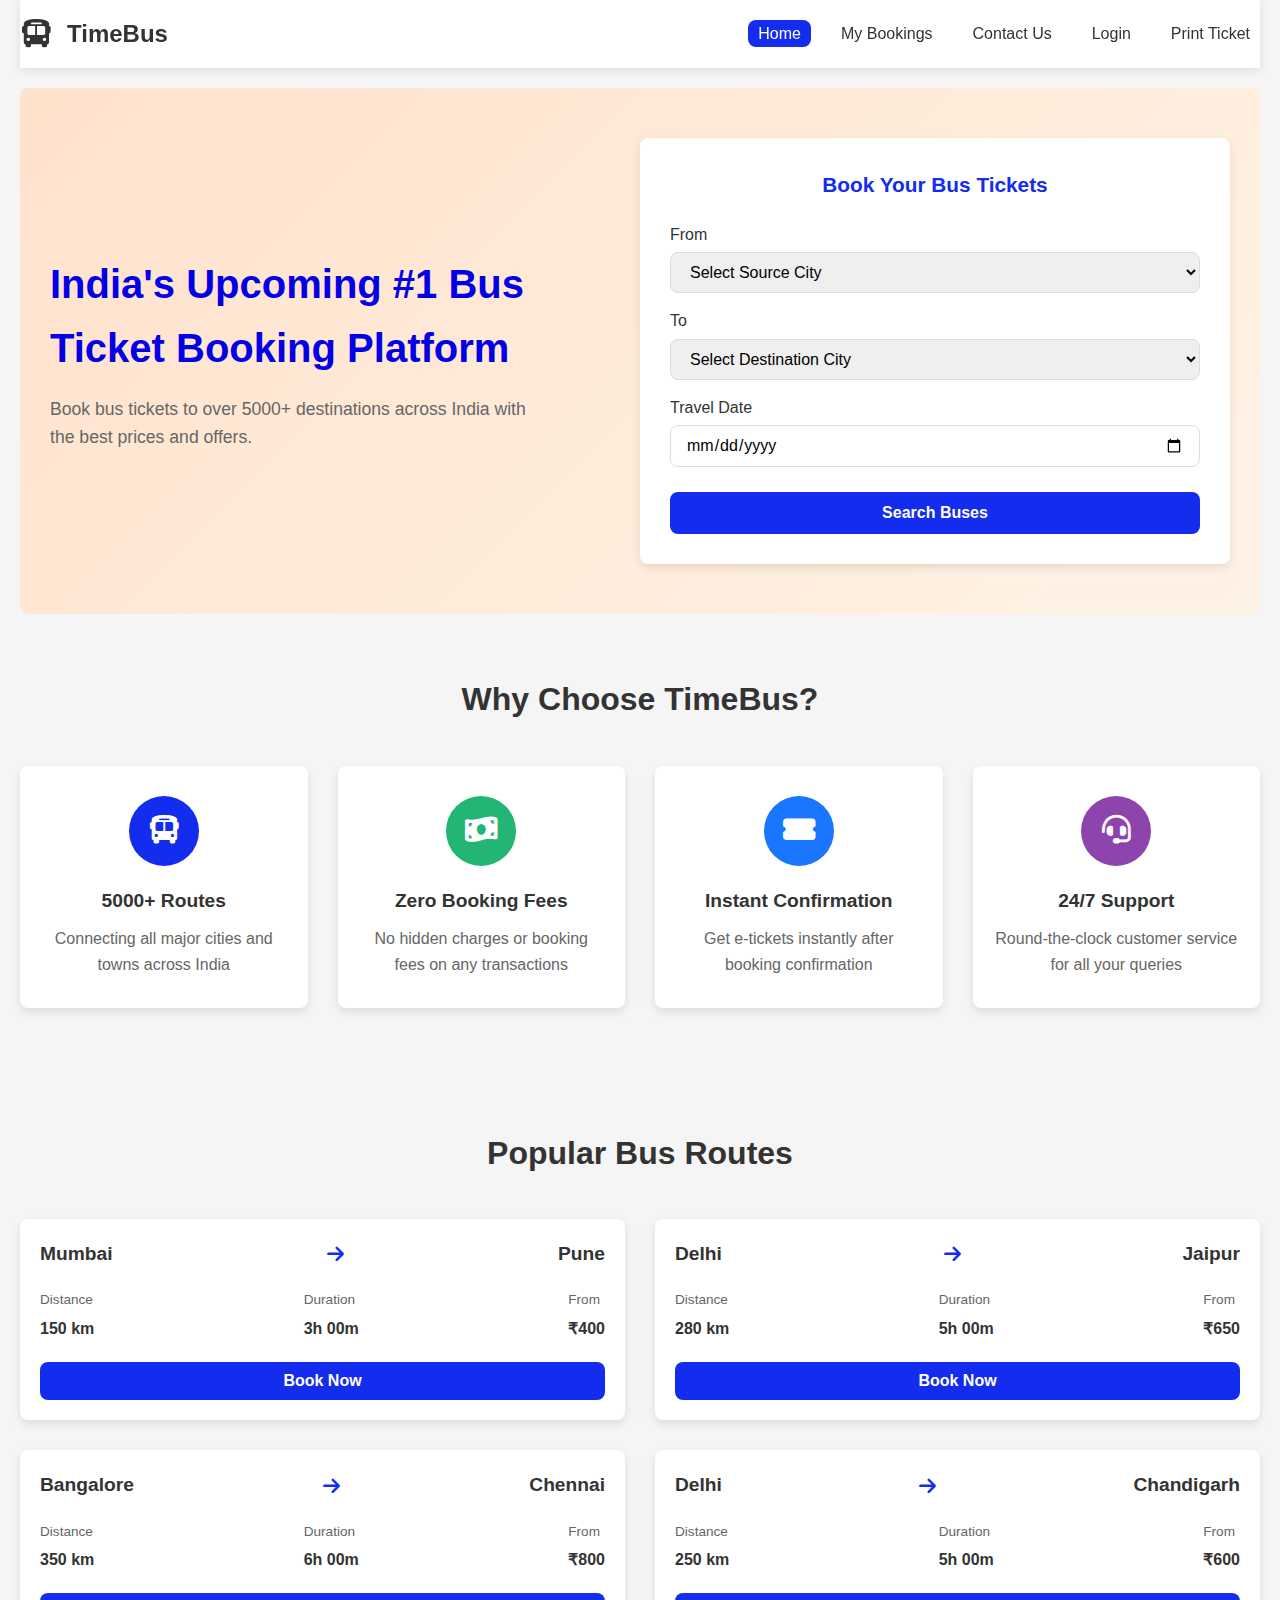
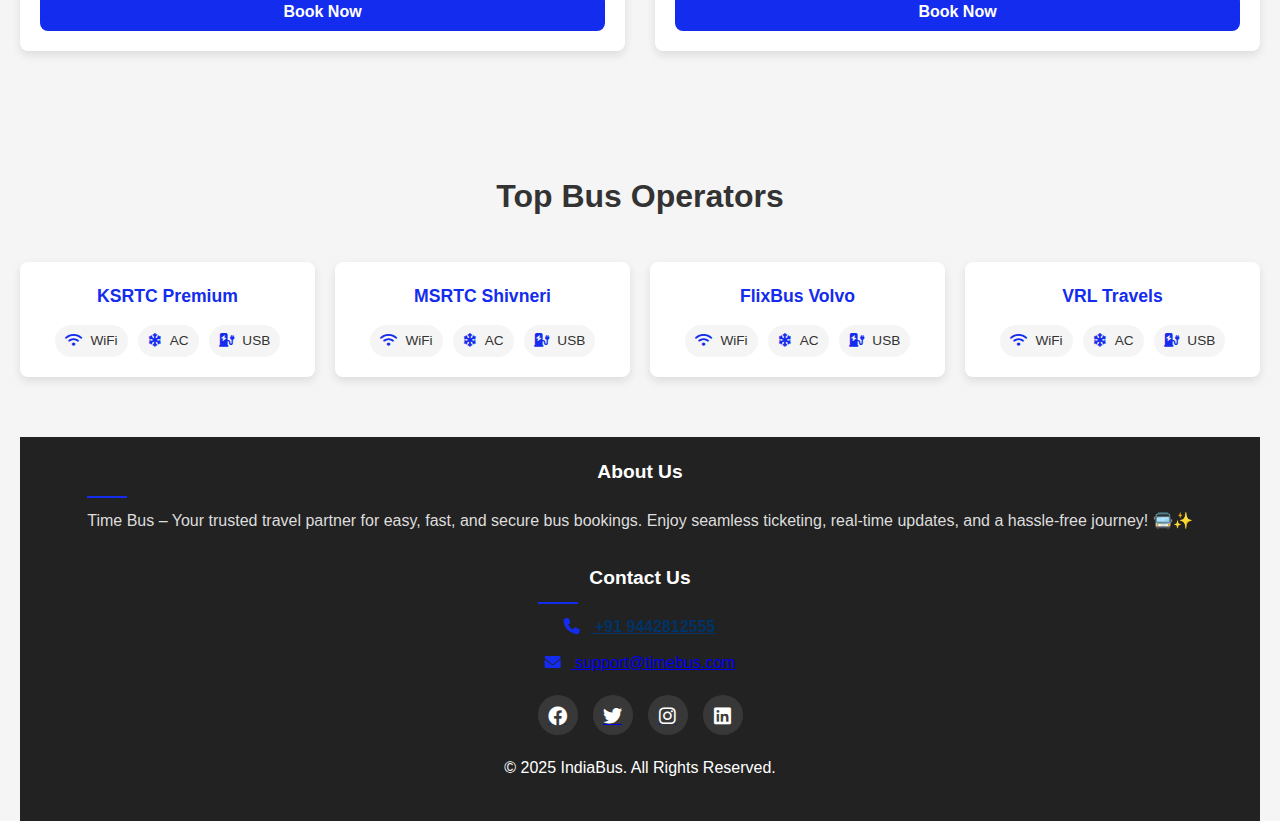
<file: index.html>
<!DOCTYPE html>
<html lang="en">
<head>
    <meta charset="UTF-8">
    <meta name="viewport" content="width=device-width, initial-scale=1.0">
    <title>TimeBus - Book Bus Tickets Online</title>
    <link rel="stylesheet" href="styles.css">
    <link rel="stylesheet" href="https://cdnjs.cloudflare.com/ajax/libs/font-awesome/6.0.0-beta3/css/all.min.css">
</head>
<body>
    <div class="container">
        <header>
            <div class="logo">
                <i class="fas fa-bus"></i>
                <h1>TimeBus</h1>
            </div>
            <nav>
                <ul>
                    <li><a href="#" class="active">Home</a></li>
                    <li><a href="#">My Bookings</a></li>
                    <li><a href="#footer">Contact Us</a></li>
                    <li><a href="#" id="loginBtn">Login</a></li>
                    <li><a href="print_ticket.html" target="_blank">Print Ticket</a></li>

                </ul>
            </nav>
            <div class="hamburger">
                <i class="fas fa-bars"></i>
            </div>
        </header>

        <main>
            <section class="hero">
                <div class="hero-content">
                    <h2>India's Upcoming #1 Bus Ticket Booking Platform</h2>
                    <p>Book bus tickets to over 5000+ destinations across India with the best prices and offers.</p>
                </div>
                <div class="search-box">
                    <h3>Book Your Bus Tickets</h3>
                    <form id="searchForm">
                        <div class="form-group">
                            <label for="from">From</label>
                            <select id="from" required>
                                <option value="">Select Source City</option>
                                <option value="BOM">Mumbai</option>
                                <option value="DEL">Delhi</option>
                                <option value="BLR">Bangalore</option>
                                <option value="MAA">Chennai</option>
                                <option value="CCU">Kolkata</option>
                                <option value="HYD">Hyderabad</option>
                                <option value="PNQ">Pune</option>
                                <option value="AMD">Ahmedabad</option>
                                <option value="JAI">Jaipur</option>
                                <option value="COK">Kochi</option>
                                <option value="GOI">Goa</option>
                            </select>
                        </div>
                        <div class="form-group">
                            <label for="to">To</label>
                            <select id="to" required>
                                <option value="">Select Destination City</option>
                                <option value="BOM">Mumbai</option>
                                <option value="DEL">Delhi</option>
                                <option value="BLR">Bangalore</option>
                                <option value="MAA">Chennai</option>
                                <option value="CCU">Kolkata</option>
                                <option value="HYD">Hyderabad</option>
                                <option value="PNQ">Pune</option>
                                <option value="AMD">Ahmedabad</option>
                                <option value="JAI">Jaipur</option>
                                <option value="COK">Kochi</option>
                                <option value="GOI">Goa</option>
                            </select>
                        </div>
                        <div class="form-group">
                            <label for="date">Travel Date</label>
                            <input type="date" id="date" required min="2025-03-09">
                        </div>
                         <button type="submit" class="btn-search" onclick="searchBuses()">Search Buses
                        <div class="loading" id="loading" style="display: none;">🔄 Searching for available buses...</div>
                         <div class="bus-list" id="busList" style="display: none;"></div></button>

                    </form>
                </div>
            </section>

            <section class="features">
                <h2>Why Choose TimeBus?</h2>
                <div class="features-container">
                    <div class="feature-card">
                        <div class="feature-icon bg-orange">
                            <i class="fas fa-bus"></i>
                        </div>
                        <h3>5000+ Routes</h3>
                        <p>Connecting all major cities and towns across India</p>
                    </div>
                    <div class="feature-card">
                        <div class="feature-icon bg-green">
                            <i class="fas fa-money-bill-wave"></i>
                        </div>
                        <h3>Zero Booking Fees</h3>
                        <p>No hidden charges or booking fees on any transactions</p>
                    </div>
                    <div class="feature-card">
                        <div class="feature-icon bg-blue">
                            <i class="fas fa-ticket-alt"></i>
                        </div>
                        <h3>Instant Confirmation</h3>
                        <p>Get e-tickets instantly after booking confirmation</p>
                    </div>
                    <div class="feature-card">
                        <div class="feature-icon bg-purple">
                            <i class="fas fa-headset"></i>
                        </div>
                        <h3>24/7 Support</h3>
                        <p>Round-the-clock customer service for all your queries</p>
                    </div>
                </div>
            </section>

            <section class="popular-routes">
                <h2>Popular Bus Routes</h2>
                <div class="routes-container">
                    <div class="route-card">
                        <div class="cities">
                            <span>Mumbai</span>
                            <i class="fas fa-arrow-right"></i>
                            <span>Pune</span>
                        </div>
                        <div class="route-info">
                            <div>
                                <span class="info-label">Distance</span>
                                <span class="info-value">150 km</span>
                            </div>
                            <div>
                                <span class="info-label">Duration</span>
                                <span class="info-value">3h 00m</span>
                            </div>
                            <div>
                                <span class="info-label">From</span>
                                <span class="info-value">₹400</span>
                            </div>
                        </div>
                        <button class="btn-book">Book Now</button>
                    </div>
                    <div class="route-card">
                        <div class="cities">
                            <span>Delhi</span>
                            <i class="fas fa-arrow-right"></i>
                            <span>Jaipur</span>
                        </div>
                        <div class="route-info">
                            <div>
                                <span class="info-label">Distance</span>
                                <span class="info-value">280 km</span>
                            </div>
                            <div>
                                <span class="info-label">Duration</span>
                                <span class="info-value">5h 00m</span>
                            </div>
                            <div>
                                <span class="info-label">From</span>
                                <span class="info-value">₹650</span>
                            </div>
                        </div>
                        <button class="btn-book">Book Now</button>
                    </div>
                    <div class="route-card">
                        <div class="cities">
                            <span>Bangalore</span>
                            <i class="fas fa-arrow-right"></i>
                            <span>Chennai</span>
                        </div>
                        <div class="route-info">
                            <div>
                                <span class="info-label">Distance</span>
                                <span class="info-value">350 km</span>
                            </div>
                            <div>
                                <span class="info-label">Duration</span>
                                <span class="info-value">6h 00m</span>
                            </div>
                            <div>
                                <span class="info-label">From</span>
                                <span class="info-value">₹800</span>
                            </div>
                        </div>
                        <button class="btn-book">Book Now</button>
                    </div>
                    <div class="route-card">
                        <div class="cities">
                            <span>Delhi</span>
                            <i class="fas fa-arrow-right"></i>
                            <span>Chandigarh</span>
                        </div>
                        <div class="route-info">
                            <div>
                                <span class="info-label">Distance</span>
                                <span class="info-value">250 km</span>
                            </div>
                            <div>
                                <span class="info-label">Duration</span>
                                <span class="info-value">5h 00m</span>
                            </div>
                            <div>
                                <span class="info-label">From</span>
                                <span class="info-value">₹600</span>
                            </div>
                        </div>
                        <button class="btn-book">Book Now</button>
                    </div>
                </div>
            </section>

            <section class="operators">
                <h2>Top Bus Operators</h2>
                <div class="operators-container">
                    <div class="operator">
                        <h3>KSRTC Premium</h3>
                        <div class="operator-features">
                            <span class="operator-feature"><i class="fas fa-wifi"></i> WiFi</span>
                            <span class="operator-feature"><i class="fas fa-snowflake"></i> AC</span>
                            <span class="operator-feature"><i class="fas fa-charging-station"></i> USB</span>
                        </div>
                    </div>
                    <div class="operator">
                        <h3>MSRTC Shivneri</h3>
                        <div class="operator-features">
                            <span class="operator-feature"><i class="fas fa-wifi"></i> WiFi</span>
                            <span class="operator-feature"><i class="fas fa-snowflake"></i> AC</span>
                            <span class="operator-feature"><i class="fas fa-charging-station"></i> USB</span>
                        </div>
                    </div>
                    <div class="operator">
                        <h3>FlixBus Volvo</h3>
                        <div class="operator-features">
                            <span class="operator-feature"><i class="fas fa-wifi"></i> WiFi</span>
                            <span class="operator-feature"><i class="fas fa-snowflake"></i> AC</span>
                            <span class="operator-feature"><i class="fas fa-charging-station"></i> USB</span>
                        </div>
                    </div>
                    <div class="operator">
                        <h3>VRL Travels</h3>
                        <div class="operator-features">
                            <span class="operator-feature"><i class="fas fa-wifi"></i> WiFi</span>
                            <span class="operator-feature"><i class="fas fa-snowflake"></i> AC</span>
                            <span class="operator-feature"><i class="fas fa-charging-station"></i> USB</span>
                        </div>
                    </div>
                </div>
            </section>
        </main>

        <footer>
            <div class="footer-content">
                <div class="footer-links">
                    <h3>About Us</h3>
                    <ul>
                        <li><a href="#">Time Bus – Your trusted travel partner for easy, fast, and secure bus bookings. Enjoy seamless ticketing, real-time updates, and a hassle-free journey! 🚍✨</a></li>
                        
                        
                        
                    </ul>
                </div>
                
                <div class="footer-contact">
                    <h3>Contact Us</h3>
                    <p><i class="fas fa-phone"></i><a href="https://wa.me/919442812555" 
       target="_blank" rel="noopener noreferrer" 
       style="color: #003366; font-weight: bold;"> +91 9442812555</p>
                    <p><i class="fas fa-envelope"></i><a href="https://mail.google.com/mail/?view=cm&fs=1&to=support@timebus.com" 
       target="_blank" rel="noopener noreferrer" > support@timebus.com</p></a>
                    <div class="social-links">
                        <a href="https://www.facebook.com/" target="_blank" rel="noopener noreferrer" style="color: #003366; "><i class="fab fa-facebook"></i></a>
                        <a href="#"><i class="fab fa-twitter"></i></a>
                        <a href="#"><i class="fab fa-instagram"></i></a>
                        <a href="#"><i class="fab fa-linkedin"></i></a>
                    </div>
                </div>
            </div>
            <footer id="footer">
                <div class="footer-content">
                    <p>&copy; 2025 IndiaBus. All Rights Reserved.</p>
             </div>
           </footer>

            
    </div>

    <!-- Login Modal -->
    <div id="loginModal" class="modal">
        <div class="modal-content">
            <span class="close">&times;</span>
            <div class="auth-tabs">
                <div class="tab-header">
                    <div class="tab-btn active" data-tab="login">Login</div>
                    <div class="tab-btn" data-tab="register">Register</div>
                </div>
                <div class="tab-content">
                    <div class="tab-pane active" id="login-pane">
                        <h2>Login to your account</h2>
                        <form id="loginForm">
                            <div class="form-group">
                                <label for="username">Username</label>
                                <div class="input-with-icon">
                                    <i class="fas fa-user"></i>
                                    <input type="text" id="username" placeholder="Enter your username" required>
                                </div>
                            </div>
                            <div class="form-group">
                                <label for="password">Password</label>
                                <div class="input-with-icon">
                                    <i class="fas fa-lock"></i>
                                    <input type="password" id="password" placeholder="Enter your password" required>
                                </div>
                            </div>
                            <button type="submit" class="btn-primary">Login</button>
                        </form>
                        <div class="auth-footer">
                            <p>Don't have an account? <a href="#" class="switch-tab" data-tab="register">Register now</a></p>
                        </div>
                    </div>
                    <div class="tab-pane" id="register-pane">
                        <h2>Create an account</h2>
                        <form id="registerForm">
                            <div class="form-group">
                                <label for="reg-fullname">Full Name</label>
                                <div class="input-with-icon">
                                    <i class="fas fa-user-circle"></i>
                                    <input type="text" id="reg-fullname" placeholder="Enter your full name" required>
                                </div>
                            </div>
                            <div class="form-group">
                                <label for="reg-email">Email</label>
                                <div class="input-with-icon">
                                    <i class="fas fa-envelope"></i>
                                    <input type="email" id="reg-email" placeholder="Enter your email" required>
                                </div>
                            </div>
                            <div class="form-group">
                                <label for="reg-username">Username</label>
                                <div class="input-with-icon">
                                    <i class="fas fa-user"></i>
                                    <input type="text" id="reg-username" placeholder="Choose a username" required>
                                </div>
                            </div>
                            <div class="form-group">
                                <label for="reg-phone">Mobile Number</label>
                                <div class="input-with-icon">
                                    <span class="country-code">+91</span>
                                    <input type="tel" id="reg-phone" placeholder="10-digit mobile number" required pattern="[0-9]{10}">
                                </div>
                            </div>
                            <div class="form-group">
                                <label for="reg-city">City</label>
                                <div class="input-with-icon">
                                    <i class="fas fa-map-marker-alt"></i>
                                    <input type="text" id="reg-city" placeholder="Your city" required>
                                </div>
                            </div>
                            <div class="form-group">
                                <label for="reg-password">Password</label>
                                <div class="input-with-icon">
                                    <i class="fas fa-lock"></i>
                                    <input type="password" id="reg-password" placeholder="Create a password" required>
                                </div>
                            </div>
                            <button type="submit" class="btn-primary">Register</button>
                        </form>
                        <div class="auth-footer">
                            <p>Already have an account? <a href="#" class="switch-tab" data-tab="login">Login instead</a></p>
                        </div>
                    </div>
                </div>
            </div>
        </div>
    </div>
    

    <script src="script.js"></script>
</body>
</html>
</file>
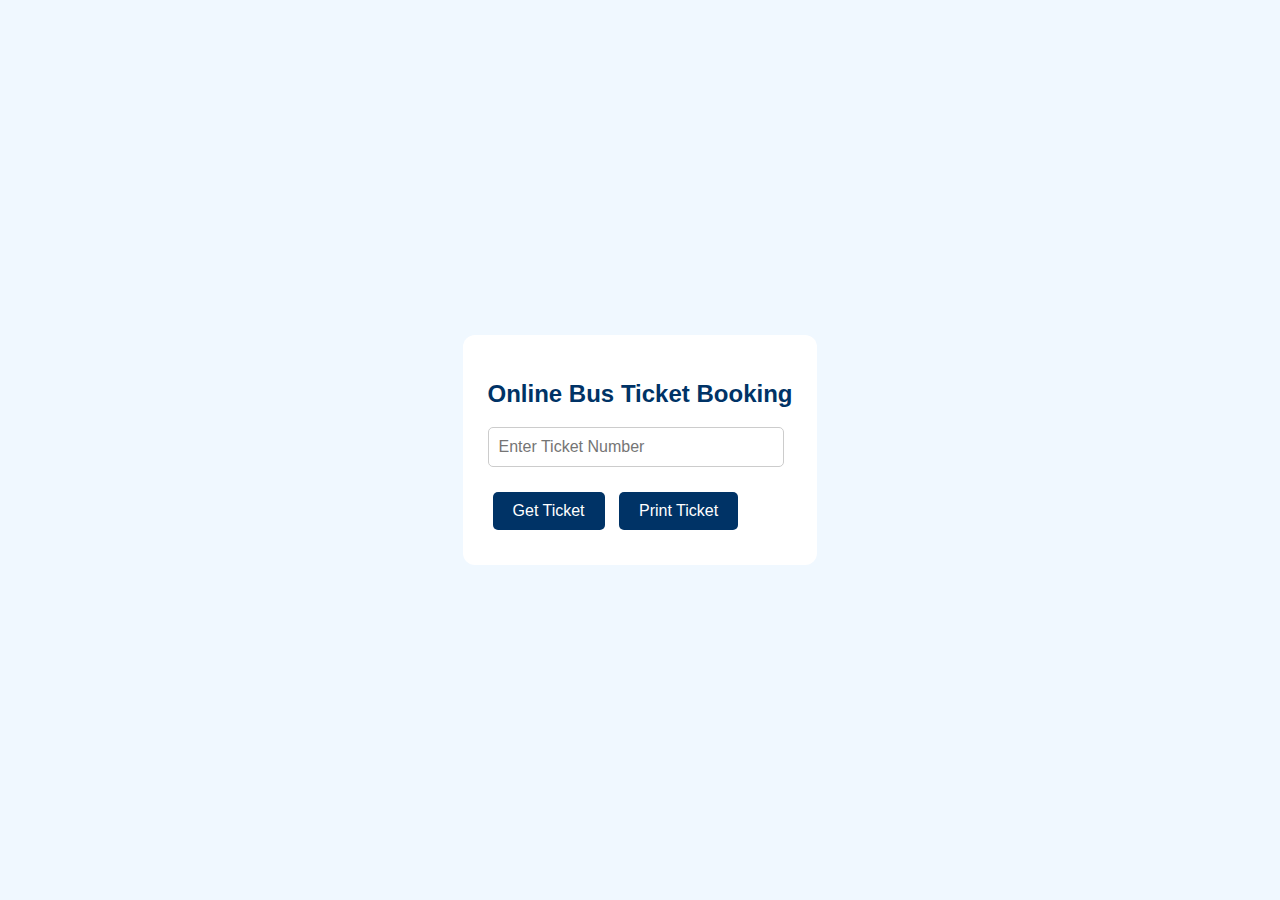
<file: print_ticket.html>
<!DOCTYPE html>
<html lang="en">
<head>
    <meta charset="UTF-8">
    <meta name="viewport" content="width=device-width, initial-scale=1.0">
    <title>Online Bus Ticket Booking</title>
    <style>
        body { 
            font-family: Arial, sans-serif; 
            background-color: #f0f8ff; 
            color: #003366;
            display: flex;
            justify-content: center;
            align-items: center;
            height: 100vh;
            margin: 0;
        }
        .container {
            background: #ffffff;
            padding: 25px;
            border-radius: 12px;
            box-shadow: 0 5px 
        h2 {
            margin-bottom: 20px;
            font-size: 22px;
        }
        .input-group {
            margin-bottom: 15px;
        }
        input {
            width: 90%;
            padding: 10px;
            border: 1px solid #ccc;
            border-radius: 5px;
            font-size: 16px;
        }
        .ticket {
            border: 2px solid #003366;
            padding: 15px;
            width: 90%;
            max-width: 350px;
            margin: 20px auto;
            
            display: none;
            background-color: #e6f2ff;
            border-radius: 10px;
        }
        .btn {
            background-color: #003366;
            color: white;
            border: none;
            padding: 10px 20px;
            margin: 10px 5px;
            cursor: pointer;
            border-radius: 5px;
            font-size: 16px;
            transition: 0.3s;
        }
        .btn:hover {
            background-color: #00509e;
            transform: scale(1.05);
        }
    </style>
    <script>
        function fetchTicket() {
            let ticketNumber = document.getElementById('ticketNumber').value;
            if(ticketNumber) {
                document.getElementById('ticketInfo').innerHTML = `
                    <h3>Bus Ticket</h3>
                    <p><strong>Ticket Number:</strong> ${ticketNumber}</p>
                    <p><strong>Passenger:</strong> Kamesh</p>
                    <p><strong>From:</strong> City A</p>
                    <p><strong>To:</strong> City B</p>
                    <p><strong>Date:</strong> 2025-03-05</p>
                    <p><strong>Seat:</strong> 12A</p>
                `;
                document.querySelector('.ticket').style.display = 'block';
            }
        }
        function printTicket() {
            let ticketSection = document.querySelector('.ticket').innerHTML;
            let originalContent = document.body.innerHTML;
            document.body.innerHTML = ticketSection;
            window.print();
            document.body.innerHTML = originalContent;
        }
    </script>
</head>
<body>
    <div class="container">
        <h2>Online Bus Ticket Booking</h2>
        <div class="input-group">
            <input type="text" id="ticketNumber" placeholder="Enter Ticket Number">
        </div>
        <button class="btn" onclick="fetchTicket()">Get Ticket</button>
        
        <div class="ticket" id="ticketInfo"></div>
        <button class="btn" onclick="printTicket()">Print Ticket</button>
    </div>
</body>
</html>
</file>
<file: styles.css>
/* Base styles */
* {
    margin: 0;
    padding: 0;
    box-sizing: border-box;
    font-family: 'Segoe UI', Tahoma, Geneva, Verdana, sans-serif;
}

:root {
    --primary: #132ced;
    --primary-dark: #0400e6;
    --primary-light: #6b66ff;
    --secondary: #333333;
    --accent-green: #22B573;
    --accent-blue: #1A75FF;
    --accent-purple: #8E44AD;
    --white: #FFFFFF;
    --light-gray: #F5F5F5;
    --medium-gray: #DDDDDD;
    --dark-gray: #888888;
    --text-dark: #333333;
    --text-light: #666666;
    --border-radius: 8px;
    --box-shadow: 0 4px 10px rgba(0, 0, 0, 0.1);
}

body {
    background-color: var(--light-gray);
    color: var(--text-dark);
    line-height: 1.6;
}

.container {
    max-width: 0 auto;
    margin: 0 auto;
    padding: 0 20px;
}

/* Header styles */
header {
    display: flex;
    justify-content: space-between;
    align-items: center;
    padding: 15px 0;
    background-color: var(--white);
    box-shadow: 0 2px 10px rgba(0, 0, 0, 0.1);
    position: sticky;
    top: 0;
    z-index: 100;
}

.logo {
    display: flex;
    align-items: center;
    color: var(--blue);
}

.logo i {
    font-size: 1.8rem;
    margin-right: 15px;
}

.logo h1 {
    font-size: 1.5rem;
    font-weight: auto;
}

nav ul {
    display: flex;
    list-style: none;
}

nav ul li {
    margin-left: 20px;
}

nav ul li a {
    text-decoration: none;
    color: var(--text-dark);
    font-weight: 500;
    padding: 5px 10px;
    border-radius: var(--border-radius);
    transition: all 0.3s ease;
}

nav ul li a:hover {
    color: var(--primary);
}

nav ul li a.active {
    background-color: var(--primary);
    color: var(--white);
}

.hamburger {
    display: none;
    font-size: 1.5rem;
    cursor: pointer;
    color: var(--primary);
}

/* Hero section styles */
.hero {
    display: flex;
    justify-content: space-between;
    align-items: center;
    padding: 50px 0;
    background: linear-gradient(135deg, #FFE2CC 0%, #FFF3E6 100%);
    border-radius: var(--border-radius);
    margin-top: 20px;
    overflow: hidden;
}

.hero-content {
    flex: 1;
    padding: 0 30px;
}

.hero-content h2 {
    font-size: 2.5rem;
    margin-bottom: 15px;
    color: var(--primary-dark);
}

.hero-content p {
    font-size: 1.1rem;
    color: var(--text-light);
    max-width: 500px;
}

.search-box {
    flex: 1;
    background-color: var(--white);
    border-radius: var(--border-radius);
    padding: 30px;
    box-shadow: var(--box-shadow);
    margin: 0 30px;
}

.search-box h3 {
    margin-bottom: 20px;
    color: var(--primary);
    text-align: center;
    font-size: 1.3rem;
}

.form-group {
    margin-bottom: 15px;
}

.form-group label {
    display: block;
    margin-bottom: 5px;
    font-weight: 500;
}

.form-group select,
.form-group input {
    width: 100%;
    padding: 10px 15px;
    border: 1px solid var(--medium-gray);
    border-radius: var(--border-radius);
    font-size: 1rem;
}

.form-group select:focus,
.form-group input:focus {
    outline: none;
    border-color: var(--primary);
}

.btn-search {
    width: 100%;
    padding: 12px;
    background-color: var(--primary);
    color: var(--white);
    border: none;
    border-radius: var(--border-radius);
    font-size: 1rem;
    font-weight: 600;
    cursor: pointer;
    transition: background-color 0.3s ease;
    margin-top: 10px;
}

.btn-search:hover {
    background-color: var(--primary-dark);
}

/* Features section */
.features {
    padding: 60px 0;
}

.features h2 {
    text-align: center;
    margin-bottom: 40px;
    font-size: 2rem;
    color: var(--text-dark);
}

.features-container {
    display: grid;
    grid-template-columns: repeat(4, 1fr);
    gap: 30px;
}

.feature-card {
    background-color: var(--white);
    border-radius: var(--border-radius);
    padding: 30px 20px;
    text-align: center;
    box-shadow: var(--box-shadow);
    transition: transform 0.3s ease;
}

.feature-card:hover {
    transform: translateY(-5px);
}

.feature-icon {
    width: 70px;
    height: 70px;
    border-radius: 50%;
    display: flex;
    justify-content: center;
    align-items: center;
    margin: 0 auto 20px;
}

.feature-icon i {
    font-size: 1.8rem;
    color: var(--white);
}

.bg-orange {
    background-color: var(--primary);
}

.bg-green {
    background-color: var(--accent-green);
}

.bg-blue {
    background-color: var(--accent-blue);
}

.bg-purple {
    background-color: var(--accent-purple);
}

.feature-card h3 {
    margin-bottom: 10px;
    color: var(--text-dark);
    font-size: 1.2rem;
}

.feature-card p {
    color: var(--text-light);
}

/* Popular routes section */
.popular-routes {
    padding: 60px 0;
    background-color: var(--light-gray);
}

.popular-routes h2 {
    text-align: center;
    margin-bottom: 40px;
    font-size: 2rem;
    color: var(--text-dark);
}

.routes-container {
    display: grid;
    grid-template-columns: repeat(2, 1fr);
    gap: 30px;
}

.route-card {
    background-color: var(--white);
    border-radius: var(--border-radius);
    padding: 20px;
    box-shadow: var(--box-shadow);
}

.cities {
    display: flex;
    justify-content: space-between;
    align-items: center;
    margin-bottom: 20px;
    font-size: 1.2rem;
    font-weight: 600;
}

.cities i {
    color: var(--primary);
}

.route-info {
    display: flex;
    justify-content: space-between;
    margin-bottom: 20px;
}

.info-label {
    display: block;
    font-size: 0.85rem;
    color: var(--text-light);
    margin-bottom: 5px;
}

.info-value {
    font-weight: 600;
    color: var(--text-dark);
}

.btn-book {
    width: 100%;
    padding: 10px;
    background-color: var(--primary);
    color: var(--white);
    border: none;
    border-radius: var(--border-radius);
    font-size: 1rem;
    font-weight: 600;
    cursor: pointer;
    transition: background-color 0.3s ease;
}

.btn-book:hover {
    background-color: var(--primary-dark);
}

/* Bus operators section */
.operators {
    padding: 60px 0;
}

.operators h2 {
    text-align: center;
    margin-bottom: 40px;
    font-size: 2rem;
    color: var(--text-dark);
}

.operators-container {
    display: grid;
    grid-template-columns: repeat(4, 1fr);
    gap: 20px;
}

.operator {
    background-color: var(--white);
    border-radius: var(--border-radius);
    padding: 20px;
    box-shadow: var(--box-shadow);
    transition: transform 0.3s ease;
}

.operator:hover {
    transform: translateY(-5px);
}

.operator h3 {
    text-align: center;
    margin-bottom: 15px;
    color: var(--primary);
    font-size: 1.1rem;
}

.operator-features {
    display: flex;
    justify-content: center;
    flex-wrap: wrap;
    gap: 10px;
}

.operator-feature {
    background-color: var(--light-gray);
    padding: 5px 10px;
    border-radius: 20px;
    font-size: 0.85rem;
    color: var(--text-dark);
}

.operator-feature i {
    color: var(--primary);
    margin-right: 5px;
}

/* Footer styles */
footer {
    background-color: #222;
    color: #fff;
    text-align: center;  /* Centers the text */
    padding: 20px;
}

.footer-content {
    display: flex;
    justify-content: center;  /* Centers the footer sections */
    flex-wrap: wrap;
    gap: 20px;
    max-width: 1200px;
    margin: auto;
}

.footer-links h3 {
    margin-bottom: 20px;
    font-size: 1.2rem;
    position: relative;
}

.footer-links h3::after {
    content: '';
    position: absolute;
    left: 0;
    bottom: -10px;
    width: 40px;
    height: 2px;
    background-color: var(--primary);
}

.footer-links ul {
    list-style: none;
}

.footer-links ul li {
    margin-bottom: 10px;
}

.footer-links ul li a {
    color: var(--medium-gray);
    text-decoration: none;
    transition: color 0.3s ease;
}

.footer-links ul li a:hover {
    color: var(--primary);
}

.footer-contact h3 {
    margin-bottom: 20px;
    font-size: 1.2rem;
    position: relative;
}

.footer-contact h3::after {
    content: '';
    position: absolute;
    left: 0;
    bottom: -10px;
    width: 40px;
    height: 2px;
    background-color: var(--primary);
}

.footer-contact p {
    margin-bottom: 10px;
    color: var(--medium-gray);
}

.footer-contact p i {
    margin-right: 10px;
    color: var(--primary);
}

.social-links {
    display: flex;
    gap: 15px;
    margin-top: 20px;
}

.social-links a {
    width: 40px;
    height: 40px;
    border-radius: 50%;
    background-color: rgba(255, 255, 255, 0.1);
    display: flex;
    justify-content: center;
    align-items: center;
    transition: background-color 0.3s ease;
}

.social-links a i {
    color: var(--white);
    font-size: 1.2rem;
}

.social-links a:hover {
    background-color: var(--primary);
}

.footer-bottom {
    text-align: center;
    padding: 20px 0;
    margin-top: 40px;
    border-top: 1px solid rgba(255, 255, 255, 0.1);
}

.footer-bottom p {
    color: var(--medium-gray);
}

/* Modal styles */
.modal {
    display: none;
    position: fixed;
    z-index: 1000;
    left: 0;
    top: 0;
    width: 100%;
    height: 100%;
    background-color: rgba(0, 0, 0, 0.5);
    overflow: auto;
}

.modal-content {
    background-color: var(--white);
    margin: 50px auto;
    padding: 30px;
    width: 90%;
    max-width: 500px;
    border-radius: var(--border-radius);
    position: relative;
    box-shadow: 0 4px 15px rgba(0, 0, 0, 0.2);
}

.close {
    position: absolute;
    right: 20px;
    top: 15px;
    font-size: 1.8rem;
    cursor: pointer;
    color: var(--text-light);
    transition: color 0.3s ease;
}

.close:hover {
    color: var(--primary);
}

.auth-tabs {
    margin-top: 15px;
}

.tab-header {
    display: flex;
    border-bottom: 1px solid var(--medium-gray);
    margin-bottom: 20px;
}

.tab-btn {
    flex: 1;
    text-align: center;
    padding: 15px;
    cursor: pointer;
    font-weight: 600;
    transition: all 0.3s ease;
    border-bottom: 2px solid transparent;
}

.tab-btn.active {
    color: var(--primary);
    border-bottom: 2px solid var(--primary);
}

.tab-content {
    position: relative;
}

.tab-pane {
    display: none;
}

.tab-pane.active {
    display: block;
}

.tab-pane h2 {
    font-size: 1.5rem;
    text-align: center;
    margin-bottom: 20px;
    color: var(--primary);
}

.input-with-icon {
    position: relative;
}

.input-with-icon i {
    position: absolute;
    left: 15px;
    top: 50%;
    transform: translateY(-50%);
    color: var(--dark-gray);
}

.input-with-icon input {
    padding-left: 40px;
}

.country-code {
    position: absolute;
    left: 15px;
    top: 50%;
    transform: translateY(-50%);
    color: var(--dark-gray);
}

.input-with-icon input[type="tel"] {
    padding-left: 45px;
}

.btn-primary {
    width: 100%;
    padding: 12px;
    background-color: var(--primary);
    color: var(--white);
    border: none;
    border-radius: var(--border-radius);
    font-size: 1rem;
    font-weight: 600;
    cursor: pointer;
    transition: background-color 0.3s ease;
    margin-top: 15px;
}

.btn-primary:hover {
    background-color: var(--primary-dark);
}

.auth-footer {
    margin-top: 20px;
    text-align: center;
    color: var(--text-light);
}

.auth-footer a {
    color: var(--primary);
    text-decoration: none;
    font-weight: 500;
}

/* Responsive styles */
@media (max-width: 992px) {
    .features-container,
    .operators-container {
        grid-template-columns: repeat(2, 1fr);
    }

    .hero {
        flex-direction: column;
    }

    .hero-content,
    .search-box {
        width: 100%;
        margin: 0;
    }

    .hero-content {
        margin-bottom: 30px;
        text-align: center;
    }

    .hero-content p {
        margin: 0 auto;
    }
}

@media (max-width: 768px) {
    .routes-container {
        grid-template-columns: 1fr;
    }

    .footer-content {
        grid-template-columns: repeat(2, 1fr);
    }

    nav ul {
        display: none;
    }

    .hamburger {
        display: block;
    }
}

@media (max-width: 576px) {
    .features-container,
    .operators-container,
    .footer-content {
        grid-template-columns: 1fr;
    }
}
</file>
